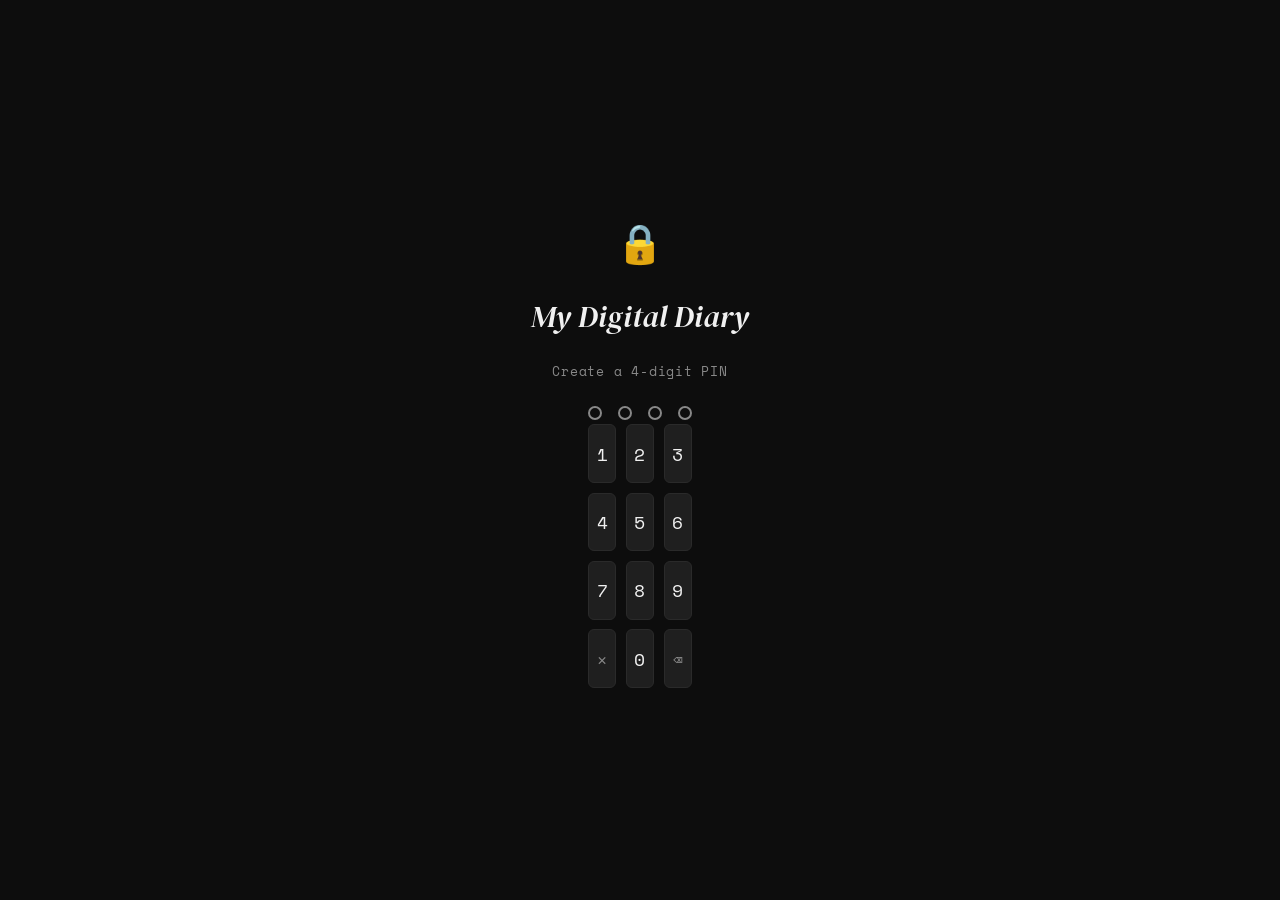
<file: diary/index.html>
<!DOCTYPE html>
<html lang="en">
<head>
  <meta charset="UTF-8">
  <meta name="viewport" content="width=device-width, initial-scale=1.0">
  <title>My Digital Diary</title>
  <link rel="preconnect" href="https://fonts.googleapis.com">
  <link rel="preconnect" href="https://fonts.gstatic.com" crossorigin>
  <link href="https://fonts.googleapis.com/css2?family=Space+Mono:ital,wght@0,400;0,700;1,400&family=DM+Serif+Display:ital@0;1&display=swap" rel="stylesheet">
  <link rel="stylesheet" href="style.css">
</head>
<body>

  <!-- ── HEADER ── -->
  <header class="diary-header">
    <div class="header-inner">
      <a href="#" class="logo" id="btn-home" aria-label="Go to diary home">
        <span class="logo-icon">📖</span>
        <span class="logo-text">My Digital Diary</span>
      </a>
      <button class="btn-new" id="btn-new-entry" aria-label="New diary entry">
        <span>+ New Entry</span>
      </button>
    </div>
  </header>

  <!-- ── MAIN VIEWS ── -->
  <main class="diary-main">

    <!-- ===== VIEW: HOME (entry list) ===== -->
    <section id="view-home" class="view active" aria-label="Diary entries">

      <!-- search / filter bar -->
      <div class="toolbar">
        <input
          type="search"
          id="search-input"
          class="search-input"
          placeholder="Search entries…"
          aria-label="Search diary entries"
        >
        <select id="mood-filter" class="mood-filter" aria-label="Filter by mood">
          <option value="">All moods</option>
          <option value="happy">😊 Happy</option>
          <option value="neutral">😐 Neutral</option>
          <option value="sad">😢 Sad</option>
          <option value="excited">🤩 Excited</option>
          <option value="anxious">😰 Anxious</option>
          <option value="grateful">🙏 Grateful</option>
        </select>
      </div>

      <!-- entry grid -->
      <div id="entry-list" class="entry-list" role="list" aria-live="polite">
        <!-- cards injected by JS -->
      </div>

      <!-- empty state -->
      <div id="empty-state" class="empty-state hidden" role="status">
        <span class="empty-icon">✍️</span>
        <p>No entries yet. Start writing your story.</p>
        <button class="btn-new" id="btn-empty-new">+ New Entry</button>
      </div>

    </section>

    <!-- ===== VIEW: EDITOR (new / edit) ===== -->
    <section id="view-editor" class="view hidden" aria-label="Diary entry editor">
      <div class="editor-shell">

        <div class="editor-top">
          <button class="btn-back" id="btn-back" aria-label="Back to entries">← Back</button>
          <span class="editor-label" id="editor-label">New Entry</span>
        </div>

        <form id="entry-form" novalidate>
          <input type="hidden" id="entry-id">

          <div class="form-row">
            <div class="form-group">
              <label for="entry-date">Date</label>
              <input type="date" id="entry-date" name="entry-date" required>
            </div>
            <div class="form-group">
              <label for="entry-mood">Mood</label>
              <select id="entry-mood" name="entry-mood">
                <option value="happy">😊 Happy</option>
                <option value="neutral" selected>😐 Neutral</option>
                <option value="sad">😢 Sad</option>
                <option value="excited">🤩 Excited</option>
                <option value="anxious">😰 Anxious</option>
                <option value="grateful">🙏 Grateful</option>
              </select>
            </div>
          </div>

          <div class="form-group">
            <label for="entry-title">Title</label>
            <input
              type="text"
              id="entry-title"
              name="entry-title"
              placeholder="Give this entry a title…"
              maxlength="120"
              required
            >
          </div>

          <div class="form-group">
            <label for="entry-tags">Tags <span class="hint">(comma-separated)</span></label>
            <input
              type="text"
              id="entry-tags"
              name="entry-tags"
              placeholder="travel, ideas, work…"
              maxlength="200"
            >
          </div>

          <div class="form-group grow">
            <label for="entry-body">Your thoughts</label>
            <textarea
              id="entry-body"
              name="entry-body"
              placeholder="What's on your mind today?"
              rows="12"
              required
            ></textarea>
            <div class="word-count" id="word-count" aria-live="polite">0 words</div>
          </div>

          <div class="form-actions">
            <button type="button" class="btn-delete hidden" id="btn-delete" aria-label="Delete this entry">Delete</button>
            <button type="submit" class="btn-save" id="btn-save">Save Entry</button>
          </div>
        </form>
      </div>
    </section>

    <!-- ===== VIEW: READER (read-only single entry) ===== -->
    <section id="view-reader" class="view hidden" aria-label="Reading diary entry">
      <div class="reader-shell">
        <div class="reader-top">
          <button class="btn-back" id="btn-back-reader" aria-label="Back to entries">← Back</button>
          <button class="btn-edit-reader" id="btn-edit-reader" aria-label="Edit this entry">Edit</button>
        </div>
        <article id="reader-content" class="reader-content">
          <!-- populated by JS -->
        </article>
      </div>
    </section>

  </main>

  <!-- ── TOAST NOTIFICATION ── -->
  <div class="toast hidden" id="toast" role="alert" aria-live="assertive"></div>

  <!-- ── CONFIRM DIALOG ── -->
  <div class="dialog-overlay hidden" id="dialog-overlay" role="dialog" aria-modal="true" aria-labelledby="dialog-msg">
    <div class="dialog-box">
      <p id="dialog-msg">Are you sure you want to delete this entry?</p>
      <div class="dialog-actions">
        <button class="btn-cancel" id="dialog-cancel">Cancel</button>
        <button class="btn-confirm-delete" id="dialog-confirm">Delete</button>
      </div>
    </div>
  </div>

  <!-- ── PIN LOCK SCREEN ── -->
  <div id="lock-screen" class="lock-screen hidden" role="dialog" aria-modal="true" aria-labelledby="lock-title">
    <div class="lock-box">
      <div class="lock-icon" aria-hidden="true">🔒</div>
      <h1 class="lock-title" id="lock-title">My Digital Diary</h1>
      <p class="lock-subtitle" id="lock-subtitle"></p>

      <form id="pin-form" novalidate autocomplete="off">
        <div class="pin-dots" id="pin-dots" aria-label="PIN entry indicator">
          <span class="pin-dot" data-index="0"></span>
          <span class="pin-dot" data-index="1"></span>
          <span class="pin-dot" data-index="2"></span>
          <span class="pin-dot" data-index="3"></span>
        </div>

        <input
          type="password"
          id="pin-input"
          class="pin-input sr-only"
          inputmode="numeric"
          pattern="[0-9]*"
          maxlength="4"
          aria-label="4-digit PIN"
          aria-describedby="lock-subtitle"
          autocomplete="off"
        >

        <!-- numeric keypad -->
        <div class="pin-keypad" role="group" aria-label="PIN keypad">
          <button type="button" class="pin-key" data-digit="1">1</button>
          <button type="button" class="pin-key" data-digit="2">2</button>
          <button type="button" class="pin-key" data-digit="3">3</button>
          <button type="button" class="pin-key" data-digit="4">4</button>
          <button type="button" class="pin-key" data-digit="5">5</button>
          <button type="button" class="pin-key" data-digit="6">6</button>
          <button type="button" class="pin-key" data-digit="7">7</button>
          <button type="button" class="pin-key" data-digit="8">8</button>
          <button type="button" class="pin-key" data-digit="9">9</button>
          <button type="button" class="pin-key pin-key--clear" id="pin-clear" aria-label="Clear PIN">✕</button>
          <button type="button" class="pin-key" data-digit="0">0</button>
          <button type="button" class="pin-key pin-key--del" id="pin-del" aria-label="Delete last digit">⌫</button>
        </div>

        <p class="lock-error hidden" id="lock-error" role="alert" aria-live="assertive"></p>
      </form>
    </div>
  </div>

  <script src="script.js"></script>
</body>
</html>
</file>
<file: diary/style.css>
/* ════════════════════════════════════════════════
   MY DIGITAL DIARY — stylesheet
   ════════════════════════════════════════════════ */

/* ── TOKENS ── */
:root {
  --bg:          #0d0d0d;
  --surface:     #161616;
  --surface-2:   #1f1f1f;
  --border:      #2a2a2a;
  --accent:      #c8f135;   /* lime pop */
  --accent-dim:  #9db82a;
  --text:        #f0f0f0;
  --text-muted:  #888;
  --danger:      #ff4d4d;
  --radius:      6px;
  --font-serif:  'DM Serif Display', Georgia, serif;
  --font-mono:   'Space Mono', 'Courier New', monospace;
  --shadow:      4px 4px 0 #000;
  --transition:  0.18s ease;
}

/* ── RESET / BASE ── */
*, *::before, *::after { box-sizing: border-box; margin: 0; padding: 0; }

html { scroll-behavior: smooth; }

body {
  background: var(--bg);
  color: var(--text);
  font-family: var(--font-mono);
  font-size: 15px;
  line-height: 1.6;
  min-height: 100dvh;
}

a { color: inherit; text-decoration: none; }

button { cursor: pointer; font-family: inherit; }

input, select, textarea {
  font-family: var(--font-mono);
  font-size: 0.9rem;
  color: var(--text);
  background: var(--surface-2);
  border: 1px solid var(--border);
  border-radius: var(--radius);
  padding: 0.6rem 0.9rem;
  width: 100%;
  outline: none;
  transition: border-color var(--transition), box-shadow var(--transition);
}

input:focus, select:focus, textarea:focus {
  border-color: var(--accent);
  box-shadow: 0 0 0 3px rgba(200, 241, 53, 0.12);
}

input[type="date"] { color-scheme: dark; }

textarea { resize: vertical; }

.hidden { display: none !important; }

/* ── HEADER ── */
.diary-header {
  position: sticky;
  top: 0;
  z-index: 100;
  background: var(--bg);
  border-bottom: 1px solid var(--border);
}

.header-inner {
  max-width: 900px;
  margin: 0 auto;
  padding: 0.9rem 1.5rem;
  display: flex;
  align-items: center;
  justify-content: space-between;
  gap: 1rem;
}

.logo {
  display: flex;
  align-items: center;
  gap: 0.5rem;
  font-size: 1.05rem;
  font-weight: 700;
  letter-spacing: 0.04em;
}

.logo-icon { font-size: 1.4rem; }

.logo-text { color: var(--accent); }

/* ── BUTTONS ── */
.btn-new {
  background: var(--accent);
  color: #000;
  border: 2px solid #000;
  border-radius: var(--radius);
  padding: 0.5rem 1.1rem;
  font-size: 0.8rem;
  font-weight: 700;
  letter-spacing: 0.05em;
  text-transform: uppercase;
  box-shadow: var(--shadow);
  transition: transform var(--transition), box-shadow var(--transition);
}

.btn-new:hover {
  transform: translate(-2px, -2px);
  box-shadow: 6px 6px 0 #000;
}

.btn-back {
  background: transparent;
  color: var(--text-muted);
  border: 1px solid var(--border);
  border-radius: var(--radius);
  padding: 0.4rem 0.9rem;
  font-size: 0.8rem;
  letter-spacing: 0.05em;
  transition: color var(--transition), border-color var(--transition);
}

.btn-back:hover { color: var(--accent); border-color: var(--accent); }

.btn-save {
  background: var(--accent);
  color: #000;
  border: 2px solid #000;
  border-radius: var(--radius);
  padding: 0.6rem 1.5rem;
  font-size: 0.85rem;
  font-weight: 700;
  letter-spacing: 0.05em;
  text-transform: uppercase;
  box-shadow: var(--shadow);
  transition: transform var(--transition), box-shadow var(--transition);
}

.btn-save:hover {
  transform: translate(-2px, -2px);
  box-shadow: 6px 6px 0 #000;
}

.btn-delete {
  background: transparent;
  color: var(--danger);
  border: 1px solid var(--danger);
  border-radius: var(--radius);
  padding: 0.6rem 1.2rem;
  font-size: 0.8rem;
  font-weight: 700;
  letter-spacing: 0.05em;
  text-transform: uppercase;
  transition: background var(--transition), color var(--transition);
}

.btn-delete:hover { background: var(--danger); color: #fff; }

.btn-edit-reader {
  background: transparent;
  color: var(--accent);
  border: 1px solid var(--accent);
  border-radius: var(--radius);
  padding: 0.4rem 0.9rem;
  font-size: 0.8rem;
  letter-spacing: 0.05em;
  transition: background var(--transition), color var(--transition);
}

.btn-edit-reader:hover { background: var(--accent); color: #000; }

/* ── MAIN LAYOUT ── */
.diary-main {
  max-width: 900px;
  margin: 0 auto;
  padding: 2rem 1.5rem 4rem;
}

.view { display: block; }
.view.hidden { display: none !important; }

/* ── TOOLBAR ── */
.toolbar {
  display: flex;
  gap: 0.75rem;
  margin-bottom: 1.5rem;
  flex-wrap: wrap;
}

.search-input { flex: 1; min-width: 200px; }

.mood-filter { width: auto; min-width: 150px; }

/* ── ENTRY LIST ── */
.entry-list {
  display: grid;
  grid-template-columns: repeat(auto-fill, minmax(270px, 1fr));
  gap: 1.1rem;
}

/* ── ENTRY CARD ── */
.entry-card {
  background: var(--surface);
  border: 1px solid var(--border);
  border-radius: var(--radius);
  padding: 1.2rem 1.3rem;
  cursor: pointer;
  transition: transform var(--transition), border-color var(--transition), box-shadow var(--transition);
  box-shadow: 3px 3px 0 #000;
  display: flex;
  flex-direction: column;
  gap: 0.5rem;
}

.entry-card:hover {
  transform: translate(-3px, -3px);
  box-shadow: 6px 6px 0 #000;
  border-color: var(--accent);
}

.card-meta {
  display: flex;
  align-items: center;
  justify-content: space-between;
  gap: 0.5rem;
}

.card-date {
  font-size: 0.72rem;
  color: var(--text-muted);
  letter-spacing: 0.06em;
  text-transform: uppercase;
}

.card-mood { font-size: 1.1rem; }

.card-title {
  font-family: var(--font-serif);
  font-size: 1.1rem;
  line-height: 1.3;
  color: var(--text);
  overflow: hidden;
  display: -webkit-box;
  -webkit-line-clamp: 2;
  -webkit-box-orient: vertical;
}

.card-excerpt {
  font-size: 0.8rem;
  color: var(--text-muted);
  overflow: hidden;
  display: -webkit-box;
  -webkit-line-clamp: 2;
  -webkit-box-orient: vertical;
  line-height: 1.5;
}

.card-tags {
  display: flex;
  flex-wrap: wrap;
  gap: 0.35rem;
  margin-top: 0.25rem;
}

.tag {
  background: var(--surface-2);
  border: 1px solid var(--border);
  border-radius: 3px;
  padding: 0.1rem 0.45rem;
  font-size: 0.68rem;
  color: var(--text-muted);
  text-transform: lowercase;
  letter-spacing: 0.04em;
}

/* ── EMPTY STATE ── */
.empty-state {
  text-align: center;
  padding: 5rem 1rem;
  color: var(--text-muted);
  display: flex;
  flex-direction: column;
  align-items: center;
  gap: 1rem;
}

.empty-icon { font-size: 3rem; }

/* ── EDITOR ── */
.editor-shell {
  max-width: 680px;
  margin: 0 auto;
}

.editor-top {
  display: flex;
  align-items: center;
  justify-content: space-between;
  margin-bottom: 1.8rem;
}

.editor-label {
  font-size: 0.75rem;
  color: var(--text-muted);
  letter-spacing: 0.1em;
  text-transform: uppercase;
}

#entry-form {
  display: flex;
  flex-direction: column;
  gap: 1.2rem;
}

.form-row {
  display: grid;
  grid-template-columns: 1fr 1fr;
  gap: 1rem;
}

.form-group {
  display: flex;
  flex-direction: column;
  gap: 0.4rem;
}

.form-group.grow { flex: 1; }

.form-group label {
  font-size: 0.72rem;
  letter-spacing: 0.08em;
  text-transform: uppercase;
  color: var(--text-muted);
}

.hint { font-size: 0.65rem; color: var(--text-muted); }

.word-count {
  font-size: 0.7rem;
  color: var(--text-muted);
  text-align: right;
  margin-top: 0.25rem;
}

.form-actions {
  display: flex;
  align-items: center;
  justify-content: flex-end;
  gap: 0.75rem;
  padding-top: 0.5rem;
  border-top: 1px solid var(--border);
}

/* ── READER ── */
.reader-shell {
  max-width: 680px;
  margin: 0 auto;
}

.reader-top {
  display: flex;
  align-items: center;
  justify-content: space-between;
  margin-bottom: 2rem;
}

.reader-content {
  display: flex;
  flex-direction: column;
  gap: 1rem;
}

.reader-meta {
  display: flex;
  align-items: center;
  gap: 1rem;
  font-size: 0.78rem;
  color: var(--text-muted);
  letter-spacing: 0.06em;
}

.reader-mood { font-size: 1.4rem; }

.reader-title {
  font-family: var(--font-serif);
  font-size: 2rem;
  line-height: 1.2;
  font-weight: 400;
  font-style: italic;
}

.reader-tags { display: flex; flex-wrap: wrap; gap: 0.4rem; }

.reader-divider {
  border: none;
  border-top: 1px solid var(--border);
  margin: 0.5rem 0;
}

.reader-body {
  font-size: 0.95rem;
  line-height: 1.9;
  color: var(--text);
  white-space: pre-wrap;
  word-break: break-word;
}

/* ── TOAST ── */
.toast {
  position: fixed;
  bottom: 2rem;
  left: 50%;
  transform: translateX(-50%);
  background: var(--surface-2);
  border: 1px solid var(--accent);
  color: var(--accent);
  padding: 0.7rem 1.5rem;
  border-radius: var(--radius);
  font-size: 0.82rem;
  letter-spacing: 0.05em;
  box-shadow: var(--shadow);
  z-index: 9999;
  white-space: nowrap;
  animation: toast-in 0.2s ease;
}

@keyframes toast-in {
  from { opacity: 0; transform: translateX(-50%) translateY(8px); }
  to   { opacity: 1; transform: translateX(-50%) translateY(0); }
}

/* ── CONFIRM DIALOG ── */
.dialog-overlay {
  position: fixed;
  inset: 0;
  background: rgba(0,0,0,0.7);
  z-index: 9000;
  display: flex;
  align-items: center;
  justify-content: center;
  padding: 1rem;
}

.dialog-box {
  background: var(--surface);
  border: 1px solid var(--border);
  border-radius: var(--radius);
  padding: 2rem;
  max-width: 360px;
  width: 100%;
  box-shadow: 6px 6px 0 #000;
  display: flex;
  flex-direction: column;
  gap: 1.5rem;
}

.dialog-box p { font-size: 0.9rem; line-height: 1.5; }

.dialog-actions {
  display: flex;
  gap: 0.75rem;
  justify-content: flex-end;
}

.btn-cancel {
  background: transparent;
  color: var(--text-muted);
  border: 1px solid var(--border);
  border-radius: var(--radius);
  padding: 0.5rem 1rem;
  font-size: 0.8rem;
  font-family: inherit;
  transition: color var(--transition), border-color var(--transition);
}

.btn-cancel:hover { color: var(--text); border-color: var(--text); }

.btn-confirm-delete {
  background: var(--danger);
  color: #fff;
  border: none;
  border-radius: var(--radius);
  padding: 0.5rem 1rem;
  font-size: 0.8rem;
  font-family: inherit;
  font-weight: 700;
  transition: opacity var(--transition);
}

.btn-confirm-delete:hover { opacity: 0.85; }

/* ── RESPONSIVE ── */
@media (max-width: 520px) {
  .form-row { grid-template-columns: 1fr; }
  .entry-list { grid-template-columns: 1fr; }
  .reader-title { font-size: 1.5rem; }
  .header-inner { padding: 0.75rem 1rem; }
  .diary-main { padding: 1.5rem 1rem 3rem; }
}

/* ── LOCK SCREEN ── */
.lock-screen {
  position: fixed;
  inset: 0;
  background: var(--bg);
  z-index: 99999;
  display: flex;
  align-items: center;
  justify-content: center;
  padding: 1.5rem;
}

.lock-box {
  display: flex;
  flex-direction: column;
  align-items: center;
  gap: 1.25rem;
  max-width: 340px;
  width: 100%;
}

.lock-icon { font-size: 2.4rem; }

.lock-title {
  font-family: var(--font-serif);
  font-size: 1.9rem;
  font-weight: 400;
  font-style: italic;
  text-align: center;
}

.lock-subtitle {
  font-size: 0.8rem;
  color: var(--text-muted);
  letter-spacing: 0.06em;
  text-align: center;
  min-height: 1.2em;
}

/* PIN dots */
.pin-dots {
  display: flex;
  gap: 1rem;
  justify-content: center;
  margin: 0.25rem 0;
}

.pin-dot {
  width: 14px;
  height: 14px;
  border-radius: 50%;
  border: 2px solid var(--text-muted);
  background: transparent;
  transition: background var(--transition), border-color var(--transition);
}

.pin-dot.filled {
  background: var(--accent);
  border-color: var(--accent);
}

.pin-dot.error {
  background: var(--danger);
  border-color: var(--danger);
}

/* Hidden native input (keyboard support) */
.sr-only {
  position: absolute;
  width: 1px; height: 1px;
  padding: 0; margin: -1px;
  overflow: hidden;
  clip: rect(0,0,0,0);
  white-space: nowrap;
  border: 0;
}

/* PIN keypad */
.pin-keypad {
  display: grid;
  grid-template-columns: repeat(3, 1fr);
  gap: 0.6rem;
  width: 100%;
}

.pin-key {
  background: var(--surface-2);
  border: 1px solid var(--border);
  border-radius: var(--radius);
  color: var(--text);
  font-family: var(--font-mono);
  font-size: 1.15rem;
  padding: 0.9rem 0;
  text-align: center;
  transition: background var(--transition), border-color var(--transition), transform 0.08s ease;
  -webkit-tap-highlight-color: transparent;
}

.pin-key:hover {
  background: var(--surface);
  border-color: var(--accent);
}

.pin-key:active {
  transform: scale(0.94);
  background: var(--accent);
  color: #000;
  border-color: var(--accent);
}

.pin-key--clear,
.pin-key--del {
  color: var(--text-muted);
  font-size: 0.95rem;
}

.lock-error {
  font-size: 0.78rem;
  color: var(--danger);
  letter-spacing: 0.05em;
  text-align: center;
  min-height: 1em;
}
</file>
